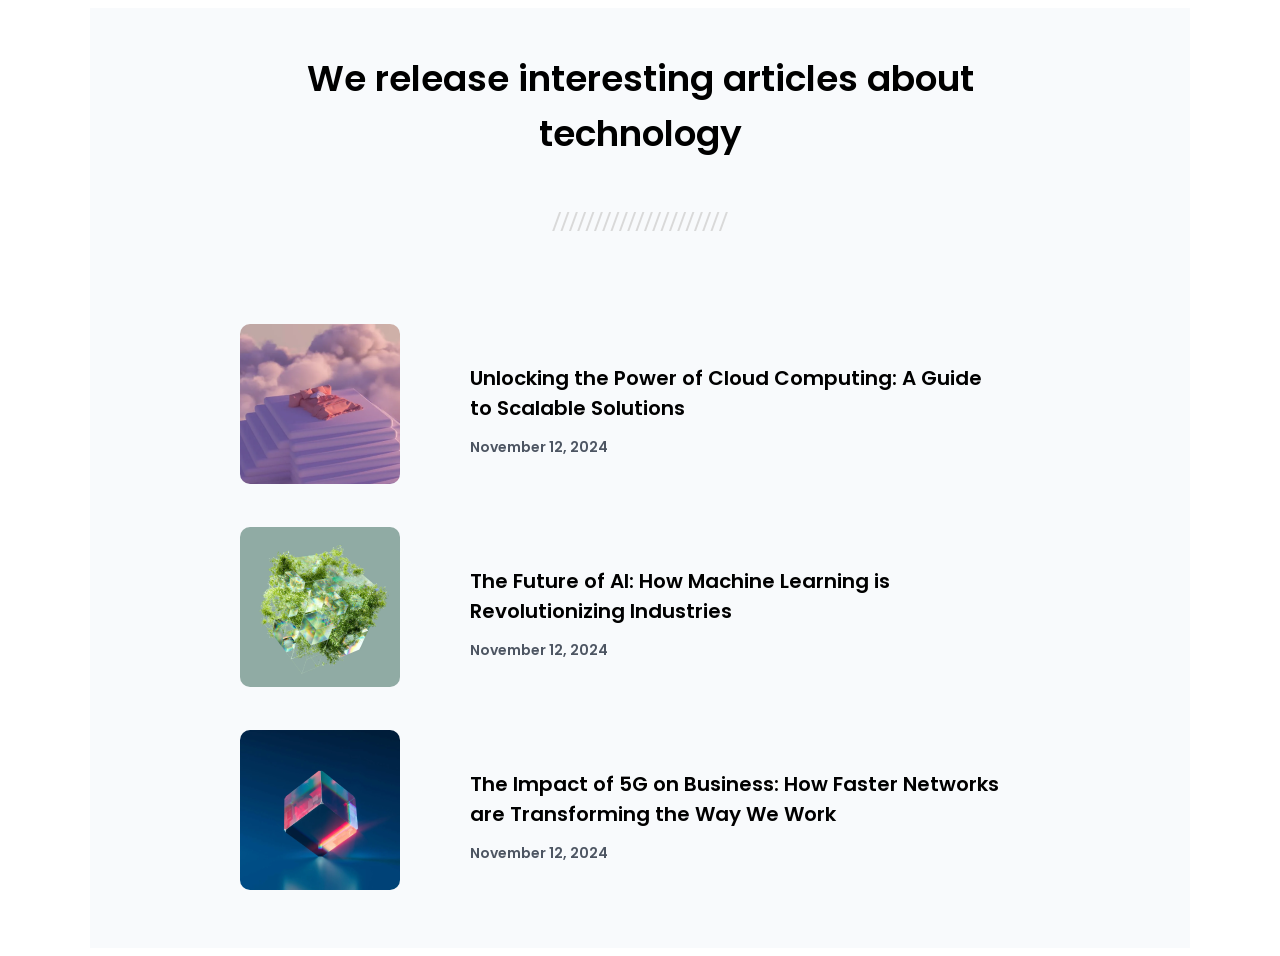
<file: index.html>
<!DOCTYPE html>
<html lang="en">

<head>
    <meta charset="UTF-8">
    <meta name="viewport" content="width=device-width, initial-scale=1.0">
    <title>Simple Article Listing</title>
    <link rel="stylesheet" href="style.css">
    <link href="https://fonts.googleapis.com/css2?family=DM+Sans:opsz,wght@9..40,100..1000&family=Inter:ital,opsz,wght@0,14..32,100..900;1,14..32,100..900&family=Jost:ital,wght@0,100..900;1,100..900&family=Poppins:ital,wght@0,100;0,200;0,300;0,400;0,500;0,600;0,700;0,800;0,900;1,100;1,200;1,300;1,400;1,500;1,600;1,700;1,800;1,900&family=Sora:wght@100..800&display=swap" rel="stylesheet">
</head>

<body>
    <div id="di">

        <!-- <h2 style="margin-top: 40px;">We release interesting articles about technology</h2> -->
        
        
        <h2>We release interesting articles about technology</h2>

          <h3>/////////////////////</h3>  
        <section>
            <article>
                <!-- <figure> <img class="rad" src="photo_1.png" alt="Cloud Computing">
                </figure> -->
               
                <img class="rad" src="photo_1.png" alt="Cloud Computing">
                               <div class="pos">
                    <h4 class="HFont">Unlocking the Power of Cloud Computing: A Guide to Scalable Solutions</h4>
                    <p class="Pfont">November 12, 2024</p>
                </div>
            </article>
        </section>
        <section>
            <article>
                <!-- <figure> 
                    <img class="rad" src="photo_3.png" alt="AI and Machine learning"> -->
                <!-- </figure> -->
                 <img class="rad" src="photo_3.png" alt="AI and Machine learning"> 
                <div class="pos">
                    <h4 class="HFont">The Future of AI: How Machine Learning is Revolutionizing Industries</h4>
                    <p class="Pfont">November 12, 2024</p>
                </div>
            </article>
        </section>
        <section>   
            <article>
                <!-- <figure> <img class="rad" src="photo_2.png" alt="5G Impact">
                </figure> -->
             <img class="rad" src="photo_2.png" alt="5G Impact">
                <div class="pos">
                    <h4 class="HFont">The Impact of 5G on Business: How Faster Networks are Transforming the Way We Work</h4>
                    <p class="Pfont">November 12, 2024</p>
                </div>
            </article>
        </section>
    </div>
</body>

</html>
<!-- 
<svg xmlns="http://www.w3.org/2000/svg" width="180" height="16" viewBox="0 0 180 16" fill="none">
<rect x="8.9917" y="0.284912" width="2" height="16" transform="rotate(24 8.9917 0.284912)" fill="#D9D9D9"/>
<rect x="17.3267" y="0.284912" width="2" height="16" transform="rotate(24 17.3267 0.284912)" fill="#D9D9D9"/>
<rect x="25.6614" y="0.284912" width="2" height="16" transform="rotate(24 25.6614 0.284912)" fill="#D9D9D9"/>
<rect x="33.9963" y="0.284912" width="2" height="16" transform="rotate(24 33.9963 0.284912)" fill="#D9D9D9"/>
<rect x="42.3313" y="0.284912" width="2" height="16" transform="rotate(24 42.3313 0.284912)" fill="#D9D9D9"/>
<rect x="50.666" y="0.284912" width="2" height="16" transform="rotate(24 50.666 0.284912)" fill="#D9D9D9"/>
<rect x="59.001" y="0.284912" width="2" height="16" transform="rotate(24 59.001 0.284912)" fill="#D9D9D9"/>
<rect x="67.3359" y="0.284912" width="2" height="16" transform="rotate(24 67.3359 0.284912)" fill="#D9D9D9"/>
<rect x="75.6707" y="0.284912" width="2" height="16" transform="rotate(24 75.6707 0.284912)" fill="#D9D9D9"/>
<rect x="84.0056" y="0.284912" width="2" height="16" transform="rotate(24 84.0056 0.284912)" fill="#D9D9D9"/>
<rect x="92.3403" y="0.284912" width="2" height="16" transform="rotate(24 92.3403 0.284912)" fill="#D9D9D9"/>
<rect x="100.675" y="0.284912" width="2" height="16" transform="rotate(24 100.675 0.284912)" fill="#D9D9D9"/>
<rect x="109.01" y="0.284912" width="2" height="16" transform="rotate(24 109.01 0.284912)" fill="#D9D9D9"/>
<rect x="117.345" y="0.284912" width="2" height="16" transform="rotate(24 117.345 0.284912)" fill="#D9D9D9"/>
<rect x="125.68" y="0.284912" width="2" height="16" transform="rotate(24 125.68 0.284912)" fill="#D9D9D9"/>
<rect x="134.015" y="0.284912" width="2" height="16" transform="rotate(24 134.015 0.284912)" fill="#D9D9D9"/>
<rect x="142.35" y="0.284912" width="2" height="16" transform="rotate(24 142.35 0.284912)" fill="#D9D9D9"/>
<rect x="150.685" y="0.284912" width="2" height="16" transform="rotate(24 150.685 0.284912)" fill="#D9D9D9"/>
<rect x="159.02" y="0.284912" width="2" height="16" transform="rotate(24 159.02 0.284912)" fill="#D9D9D9"/>
<rect x="167.354" y="0.284912" width="2" height="16" transform="rotate(24 167.354 0.284912)" fill="#D9D9D9"/>
<rect x="175.689" y="0.284912" width="2" height="16" transform="rotate(24 175.689 0.284912)" fill="#D9D9D9"/>
</svg> -->
</file>
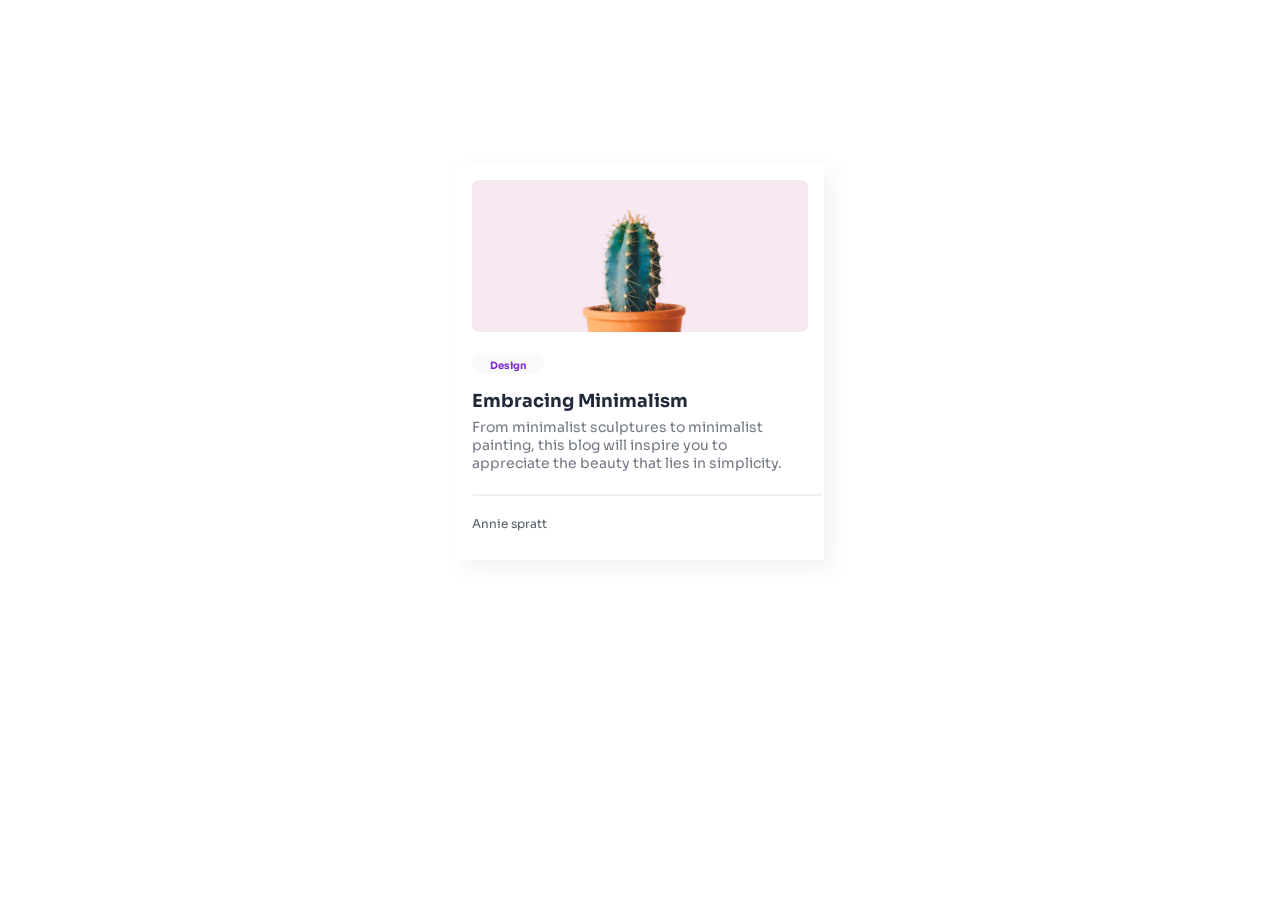
<file: Proj2/index.html>
<!DOCTYPE html>
<html lang="en">

<head>
    <meta charset="UTF-8">
    <meta name="viewport" content="width=device-width, initial-scale=1.0">
    <title>Document</title>
    <link rel="stylesheet" href="style.css">
    <link href="https://fonts.googleapis.com/css2?family=DM+Sans:opsz,wght@9..40,100..1000&family=Inter:ital,opsz,wght@0,14..32,100..900;1,14..32,100..900&family=Jost:ital,wght@0,100..900;1,100..900&family=Sora:wght@100..800&display=swap" rel="stylesheet">
</head>

<body>
    <div>
        <article>
            <!-- <section> -->
                <figure>
                <img src="Cactus.jpg"
                    alt="Cactus image">
                <figcaption><b>Design</b></figcaption>
                </figure>

            <!-- </section> -->
            <!-- </div> -->
            <!-- <div class="div"> -->

            <!-- <div> -->
            <!-- <section class="sect"> -->
            <section class="sect">
                <!-- <h3>Embracing Minimalism</h3>
        <br>
        <p>From minimalist sculptures to minimalist painting, this blog will inspire you to appreciate the beauty that
            lies in smplicity.</p> -->
                <!-- <dl style="margin-bottom: 20px;"> -->
                     <dl style="margin-bottom: 20px;">
                    <dt id="list"><b>Embracing Minimalism</b> </dt>
                    <dd id="list01">From minimalist sculptures to minimalist painting, this blog will inspire
                        you to appreciate the beauty that
                        lies in simplicity.</dd>
                </dl>
                <hr>
                <footer>Annie spratt</footer>
            </section>
        </article>
    </div>
</body>

</html>
</file>
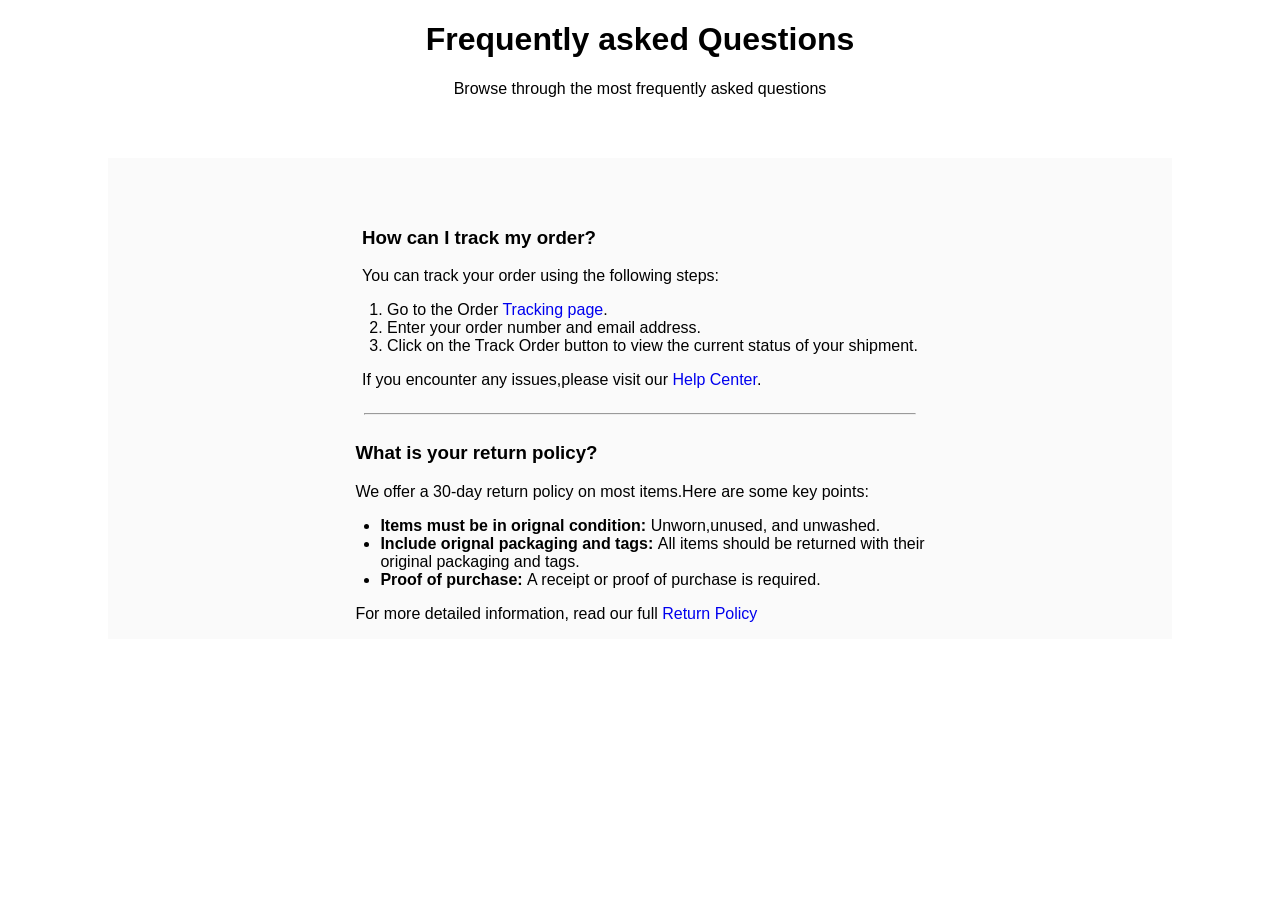
<file: Project1/index.html>
<!DOCTYPE html>
<html lang="en">

<head>
    <meta charset="UTF-8">
    <meta name="viewport" content="width=device-width, initial-scale=1.0">
    <title>FAQ Document</title>
    <link rel="stylesheet" href="FQA.css">
</head>

<body>

    <h1>Frequently asked Questions</h1>
    <p style="text-align: center";>Browse through the most frequently asked questions
    <p>
        <!--<div style="justify-content: center;"> -->
   <div id="main">
        <div class="part1">
            <section>
                <h3>How can I track my order?</h3>
                <p>You can track your order using the following steps:</p>
                <ol style="padding-left: 25px;">
                    <li>Go to the Order <a href="/tracking.html">Tracking</a> <a href="/tracking.html">page</a>.</li>
                    <li>Enter your order number and email address.</li>
                    <li>Click on the Track Order button to view the current status of your shipment.</li>
                </ol>
                <p>If you encounter any issues,please visit our <a href="/help.html">Help</a> <a
                        href="/help.html">Center</a>.</p>
            </section>

        </div>

        <hr>

        <div class="part2">
            <section>
                <h3>What is your return policy?</h3>
                <p>We offer a 30-day return policy on most items.Here are some key points:</p>
                <ul style="padding-left: 25px;">
                    <li><b>Items must be in orignal condition:</b> Unworn,unused, and unwashed.</li>
                    <li><b>Include orignal packaging and tags: </b>All items should be returned with their<br> original
                        packaging and tags.</li>
                    <li><b>Proof of purchase: </b>A receipt or proof of purchase is required.</li>
                </ul>
                <p>For more detailed information, read our full <a href="/returnpolicy.html">Return Policy</a></p>
            </section>
        </div>
        
    </div>
</body>

</html>
</file>
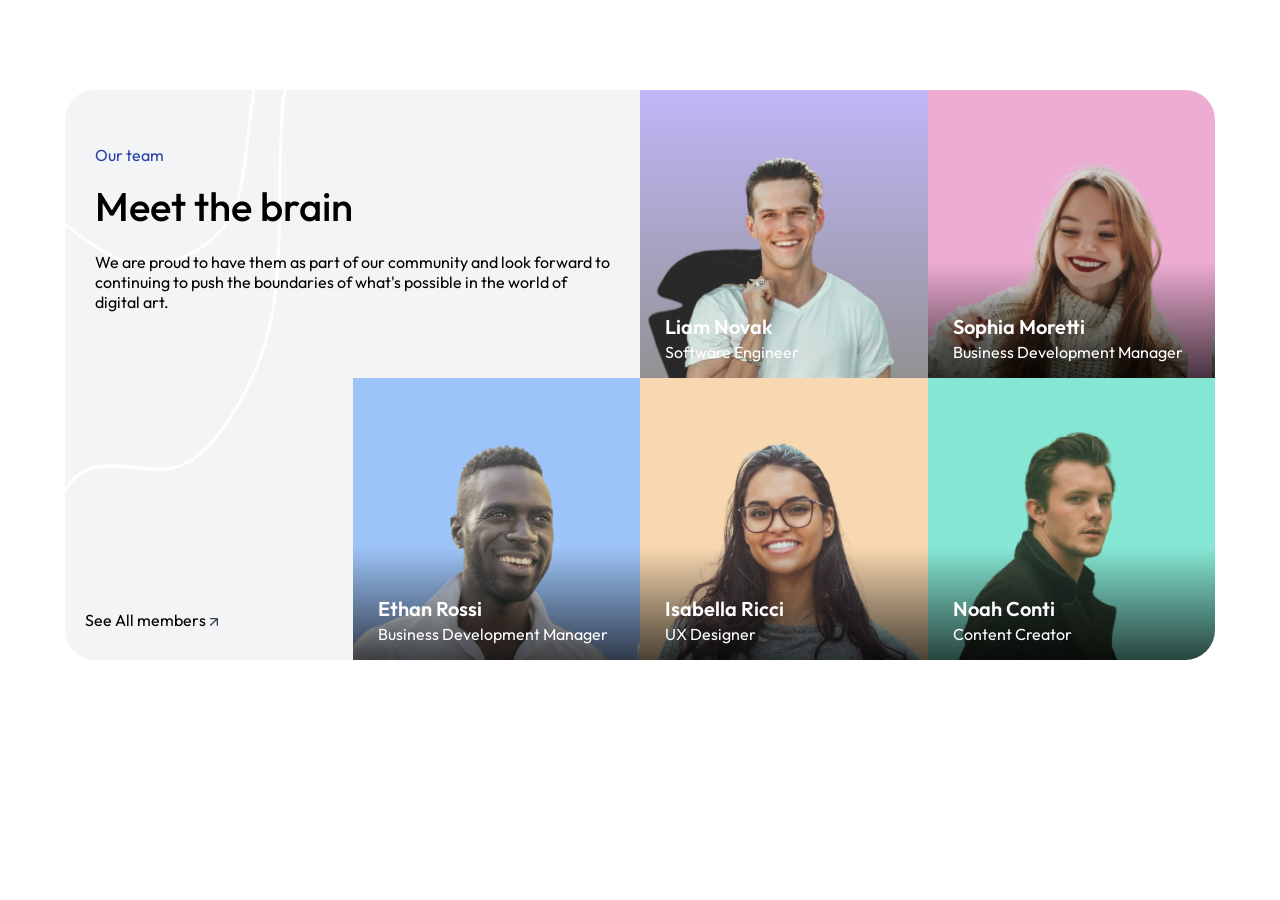
<file: Project10/index.html>
<!DOCTYPE html>
<html lang="en">

<head>
    <meta charset="UTF-8">
    <meta name="viewport" content="width=device-width, initial-scale=1.0">
    <title>Meet the team section</title>
    <link href="https://fonts.googleapis.com/css2?family=Outfit:wght@100..900&display=swap" rel="stylesheet">
    <link rel="stylesheet" href="style.css">
     <meta name="description" content="Meet up team card">
</head>

<body>
    <div role="main" class="first">
        <!-- <img src="" alt=""> -->
        <div class="secDiv">
            <div style="grid-area: Div01;" class="InsideDiv">
                <p class="para1">Our team</p>
                <h1>Meet the brain</h1>
                <p class="para2">We are proud to have them as part of our community and look forward to continuing to push the
                    boundaries of what's possible in the world of digital art.</p>
            </div>
            <!-- <div class="second">
                <div>
                    <!-- <img src="person_1@2x.png" alt="image1" width="284" height="288"> -->
            <!-- </div>
                <div>
                    <!-- <img src="person_2@2x.png" alt="image2" width="284" height="288"> -->
            <!-- </div>
            </div> -->
            <div style="grid-area: Div02;" class="InsDiv col2">
                <div class="col2div1">
                    <P class="label">Liam Novak</P>
                    <p class="Btext" style="padding: 0px;">Software Engineer</p>
                </div>

                <img src="person_1@2x.png" alt="picture1" class="ImageStyle">
            </div>
            <div style="grid-area: Div03;" class="InsDiv col3">
                
                <div class="col2div1"><P class="label">Sophia Moretti</P>
                <p class="Btext"  style="padding: 0px;">Business Development Manager</p>
            </div>
                <!-- <img src="person_2@2x.png" alt="picture2" class="ImageStyle"> -->
            </div>
            <div style="grid-area: Div04;" class="InsDiv col4">
                See All members<img src="arrow up right.svg" alt="arrow">
            </div>
            <div style="grid-area: Div05;" class="InsDiv col5">
                <div class="col2div1"><P class="label">Ethan Rossi</P>
                <p class="Btext"  style="padding: 0px;">Business Development Manager</p>
            </div>
                <!-- <img src="person_3@2x.png" alt="picture3" class="ImageStyle" > -->
            </div>
            <div style="grid-area: Div06;" class="InsDiv col6">  
                  <div class="col2div1"><P class="label">Isabella Ricci</P>
                <p class="Btext"  style="padding: 0px;">UX Designer</p>
            </div>
                <!-- <img src="person_4@2x.png" alt="picture4" class="ImageStyle"> -->
            </div>
            <div style="grid-area: Div07;" class="InsDiv col7">

                <div class="col2div1"><P class="label">Noah Conti</P>
                <p class="Btext"  style="padding: 0px;">Content Creator</p>
            </div>
                <!-- <img src="person_5@2x.png" alt="picture5" class="ImageStyle" > -->
            </div>


        </div>
    </div>
</body>

</html>
</file>
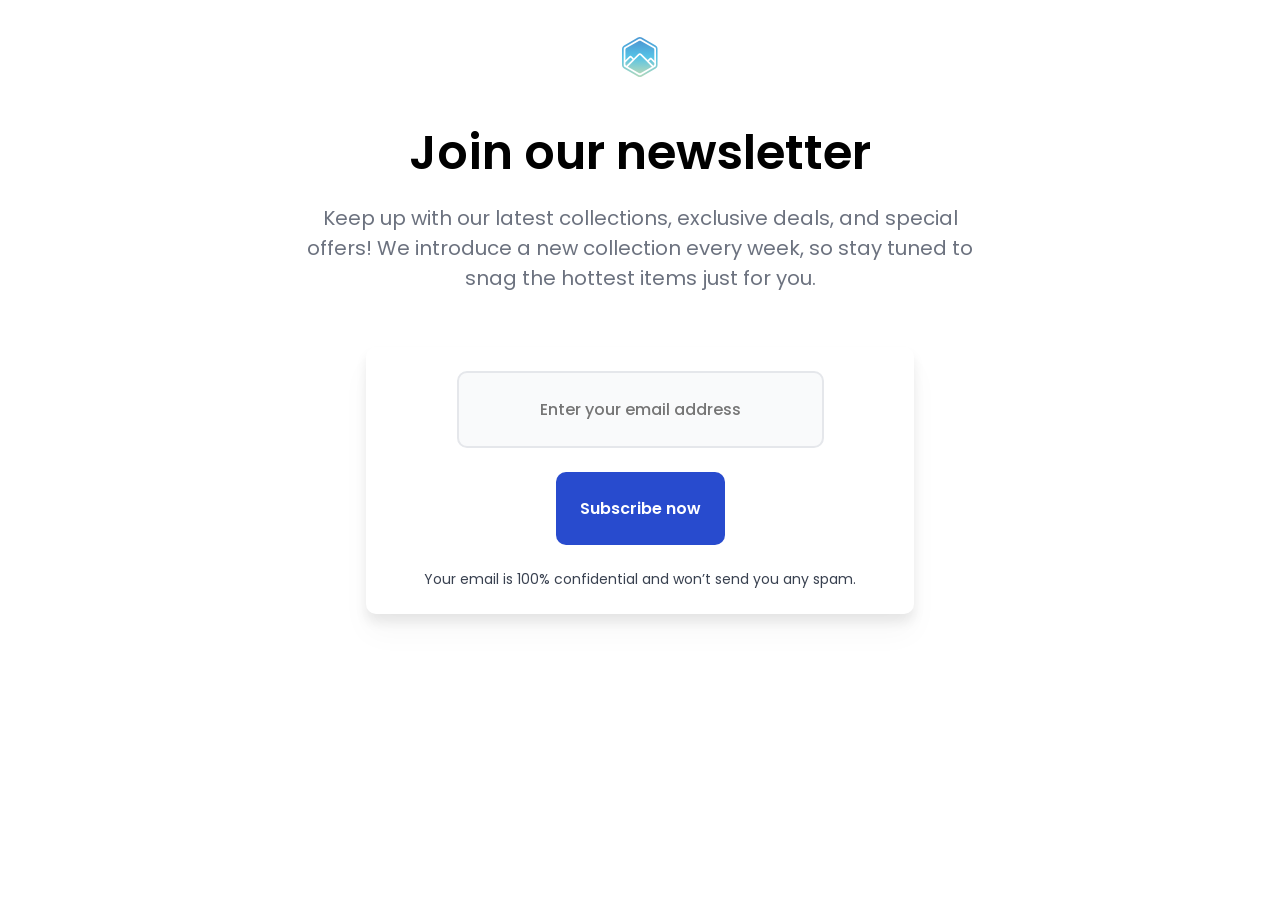
<file: Project3/index.html>
<!DOCTYPE html>
<html lang="en">
<head>
    <meta charset="UTF-8">
    <meta name="viewport" content="width=device-width, initial-scale=1.0">
    <title>Document</title>
<link rel="stylesheet" href="style.css">
<link href="https://fonts.googleapis.com/css2?family=DM+Sans:opsz,wght@9..40,100..1000&family=Inter:ital,opsz,wght@0,14..32,100..900;1,14..32,100..900&family=Jost:ital,wght@0,100..900;1,100..900&family=Poppins:ital,wght@0,100;0,200;0,300;0,400;0,500;0,600;0,700;0,800;0,900;1,100;1,200;1,300;1,400;1,500;1,600;1,700;1,800;1,900&family=Sora:wght@100..800&display=swap" rel="stylesheet">

</head>
<body>
    <div id="mydiv">
        <section>
        <figure>
            <img src="logo.svg" alt="newsletter logo">
        </figure>
        </section>
        <div>
            <h1>Join our newsletter</h1>
            <p>Keep up with our latest collections, exclusive deals, and special offers! We introduce a new collection every week, so stay tuned to snag the hottest items just for you.</p>
        </div>
<article>
    <form action="submit.html">
        <div>
        <input type="email" placeholder="Enter your email address" name="myemail">
        </div>
        <button>Subscribe now</button>
        <div>
        <label>Your email is 100% confidential and won’t send you any spam.</label>
   </div>
    </form>
</article>
    </div>
    
</body>
</html>
</file>
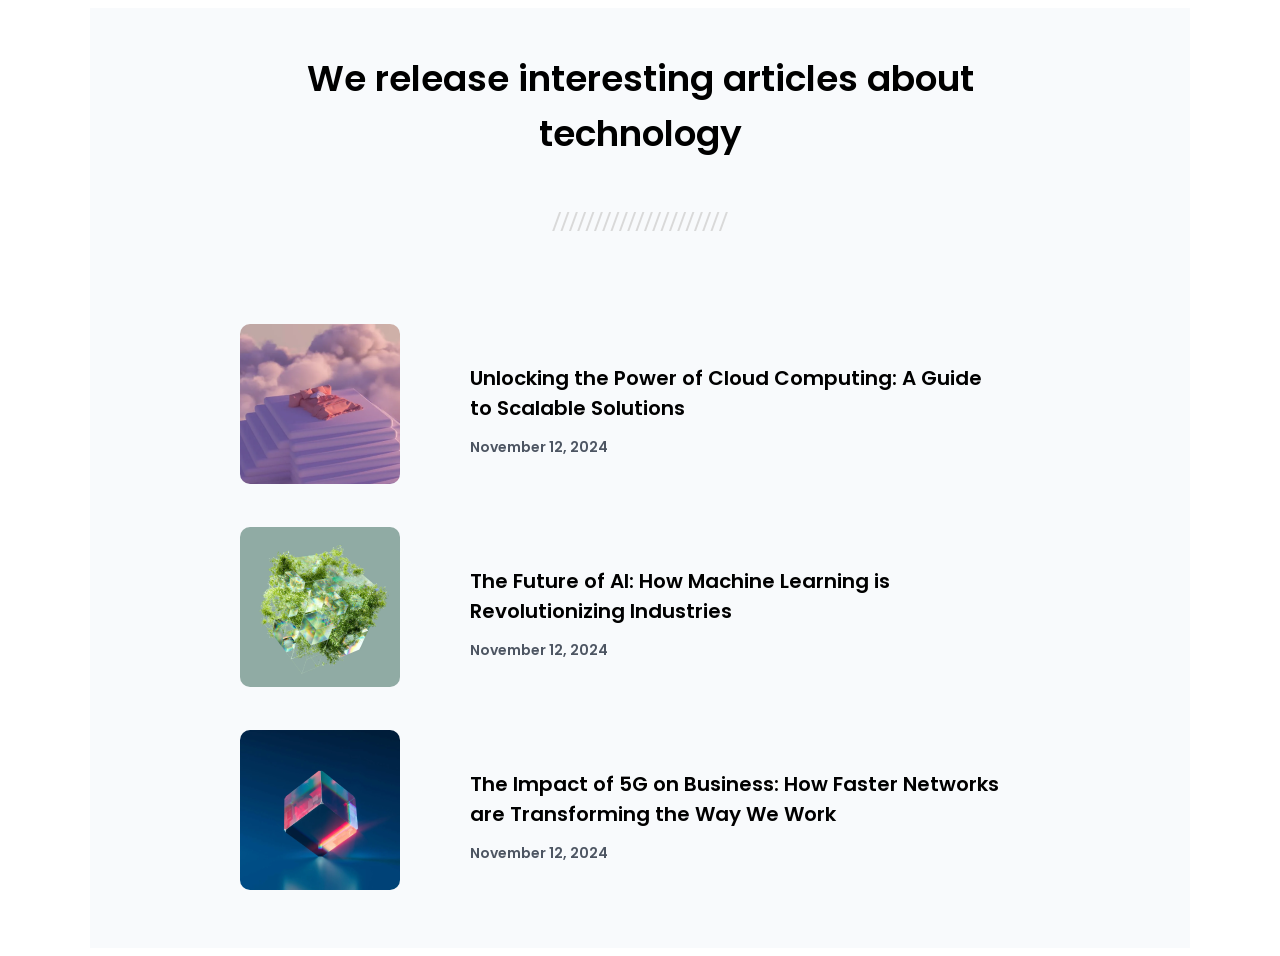
<file: Project4/index.html>
<!DOCTYPE html>
<html lang="en">

<head>
    <meta charset="UTF-8">
    <meta name=description   content="Simple article listing on the power of cloud, machine learning and impact of 5g business">
    <meta name="viewport" content="width=device-width, initial-scale=1.0">
    <title>Simple Article Listing</title>
    <link rel="stylesheet" href="style.css">
    <link href="https://fonts.googleapis.com/css2?family=DM+Sans:opsz,wght@9..40,100..1000&family=Inter:ital,opsz,wght@0,14..32,100..900;1,14..32,100..900&family=Jost:ital,wght@0,100..900;1,100..900&family=Poppins:ital,wght@0,100;0,200;0,300;0,400;0,500;0,600;0,700;0,800;0,900;1,100;1,200;1,300;1,400;1,500;1,600;1,700;1,800;1,900&family=Sora:wght@100..800&display=swap" rel="stylesheet">
</head>

<body>
    <div id="di">

        <!-- <h2 style="margin-top: 40px;">We release interesting articles about technology</h2> -->
        
        
        <h2>We release interesting articles about technology</h2>

          <h3>/////////////////////</h3>  
        <section>
            <article>
                <!-- <figure> <img class="rad" src="photo_1.png" alt="Cloud Computing">
                </figure> -->
               
                <img class="rad" src="photo_1.png" alt="Cloud Computing">
                               <div class="pos">
                    <h4 class="HFont">Unlocking the Power of Cloud Computing: A Guide to Scalable Solutions</h4>
                    <p class="Pfont">November 12, 2024</p>
                </div>
            </article>
        </section>
        <section>
            <article>
                <!-- <figure> 
                    <img class="rad" src="photo_3.png" alt="AI and Machine learning"> -->
                <!-- </figure> -->
                 <img class="rad" src="photo_3.png" alt="AI and Machine learning"> 
                <div class="pos">
                    <h4 class="HFont">The Future of AI: How Machine Learning is Revolutionizing Industries</h4>
                    <p class="Pfont">November 12, 2024</p>
                </div>
            </article>
        </section>
        <section>   
            <article>
                <!-- <figure> <img class="rad" src="photo_2.png" alt="5G Impact">
                </figure> -->
             <img class="rad" src="photo_2.png" alt="5G Impact">
                <div class="pos">
                    <h4 class="HFont">The Impact of 5G on Business: How Faster Networks are Transforming the Way We Work</h4>
                    <p class="Pfont">November 12, 2024</p>
                </div>
            </article>
        </section>
    </div>
</body>

</html>
<!-- 
<svg xmlns="http://www.w3.org/2000/svg" width="180" height="16" viewBox="0 0 180 16" fill="none">
<rect x="8.9917" y="0.284912" width="2" height="16" transform="rotate(24 8.9917 0.284912)" fill="#D9D9D9"/>
<rect x="17.3267" y="0.284912" width="2" height="16" transform="rotate(24 17.3267 0.284912)" fill="#D9D9D9"/>
<rect x="25.6614" y="0.284912" width="2" height="16" transform="rotate(24 25.6614 0.284912)" fill="#D9D9D9"/>
<rect x="33.9963" y="0.284912" width="2" height="16" transform="rotate(24 33.9963 0.284912)" fill="#D9D9D9"/>
<rect x="42.3313" y="0.284912" width="2" height="16" transform="rotate(24 42.3313 0.284912)" fill="#D9D9D9"/>
<rect x="50.666" y="0.284912" width="2" height="16" transform="rotate(24 50.666 0.284912)" fill="#D9D9D9"/>
<rect x="59.001" y="0.284912" width="2" height="16" transform="rotate(24 59.001 0.284912)" fill="#D9D9D9"/>
<rect x="67.3359" y="0.284912" width="2" height="16" transform="rotate(24 67.3359 0.284912)" fill="#D9D9D9"/>
<rect x="75.6707" y="0.284912" width="2" height="16" transform="rotate(24 75.6707 0.284912)" fill="#D9D9D9"/>
<rect x="84.0056" y="0.284912" width="2" height="16" transform="rotate(24 84.0056 0.284912)" fill="#D9D9D9"/>
<rect x="92.3403" y="0.284912" width="2" height="16" transform="rotate(24 92.3403 0.284912)" fill="#D9D9D9"/>
<rect x="100.675" y="0.284912" width="2" height="16" transform="rotate(24 100.675 0.284912)" fill="#D9D9D9"/>
<rect x="109.01" y="0.284912" width="2" height="16" transform="rotate(24 109.01 0.284912)" fill="#D9D9D9"/>
<rect x="117.345" y="0.284912" width="2" height="16" transform="rotate(24 117.345 0.284912)" fill="#D9D9D9"/>
<rect x="125.68" y="0.284912" width="2" height="16" transform="rotate(24 125.68 0.284912)" fill="#D9D9D9"/>
<rect x="134.015" y="0.284912" width="2" height="16" transform="rotate(24 134.015 0.284912)" fill="#D9D9D9"/>
<rect x="142.35" y="0.284912" width="2" height="16" transform="rotate(24 142.35 0.284912)" fill="#D9D9D9"/>
<rect x="150.685" y="0.284912" width="2" height="16" transform="rotate(24 150.685 0.284912)" fill="#D9D9D9"/>
<rect x="159.02" y="0.284912" width="2" height="16" transform="rotate(24 159.02 0.284912)" fill="#D9D9D9"/>
<rect x="167.354" y="0.284912" width="2" height="16" transform="rotate(24 167.354 0.284912)" fill="#D9D9D9"/>
<rect x="175.689" y="0.284912" width="2" height="16" transform="rotate(24 175.689 0.284912)" fill="#D9D9D9"/>
</svg> -->
</file>
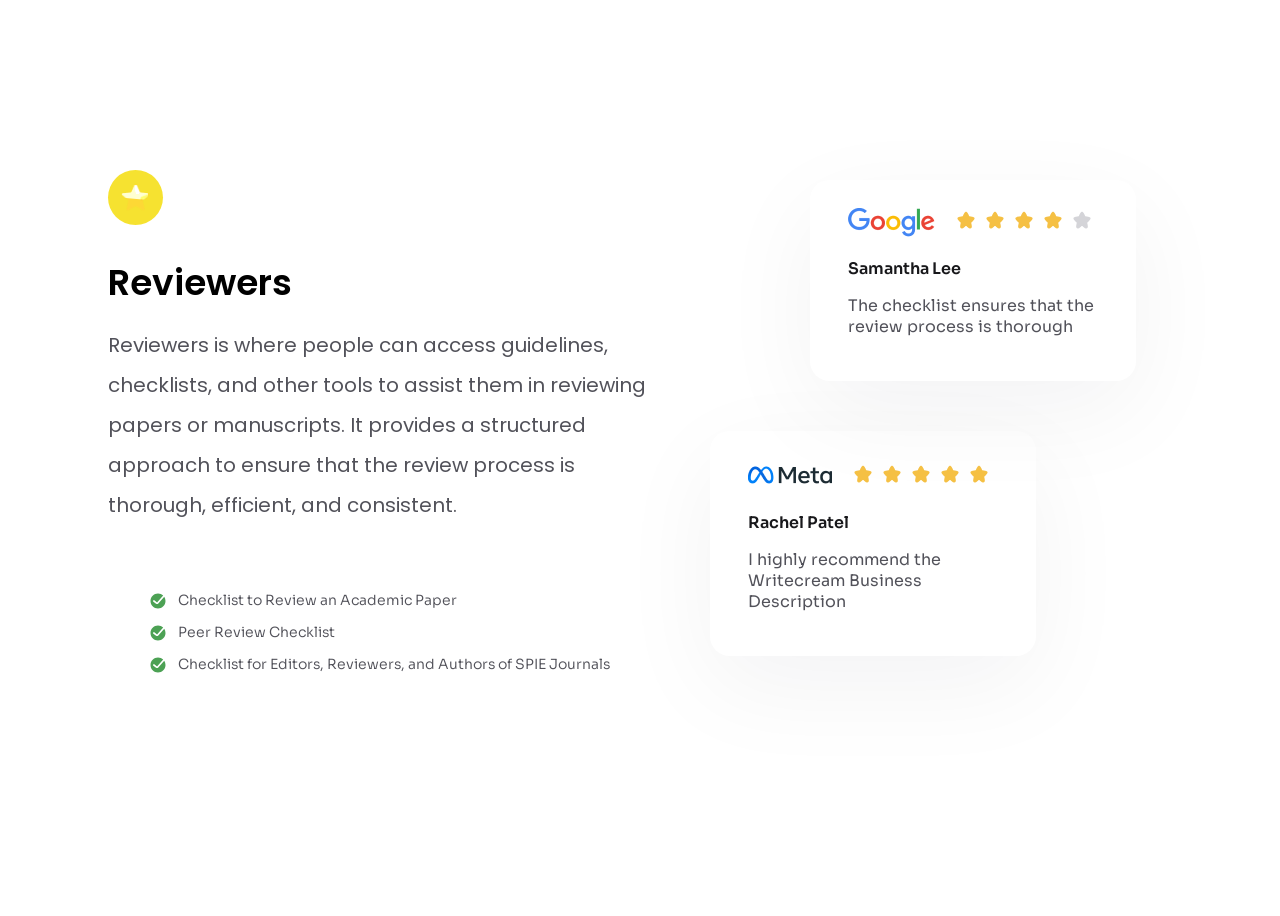
<file: Project5/index.html>
<!DOCTYPE html>
<html lang="en">
<head>
    <meta charset="UTF-8">
    <meta name="description" content="Testmonial page">
    <meta name="viewport" content="width=device-width, initial-scale=1.0">
    <title>Testmonial Page</title>
    <link href="https://fonts.googleapis.com/css2?family=DM+Sans:opsz,wght@9..40,100..1000&family=Inter:opsz,wght@14..32,600&family=Jost:wght@100..900&family=Poppins:ital,wght@0,100;0,200;0,300;0,400;0,500;0,600;0,700;0,800;0,900;1,100;1,200;1,300;1,400;1,500;1,600;1,700;1,800;1,900&family=Sora:wght@100..800&display=swap" rel="stylesheet">
    <link rel="stylesheet" href="style.css">
    
    
</head>
<body>
    <div role="main"
     class="first">
        <section>
      
          <div class="imgstyle">
            <div class="split-emoji-horizontal" data-emoji="⭐️">⭐️</div>
           
          </div>
            <h1 class="heading1">Reviewers</h1>
          <p class="ParaBody1">Reviewers is where people can access guidelines, checklists, and other tools to assist them in reviewing papers or manuscripts. It provides a structured approach to ensure that the review process is thorough, efficient, and consistent.</p>
         <div class="div2">
          <ul>
            <!-- <img src="Done_ring_round_fill.svg " alt="tick mark"> -->
            <li>Checklist to Review an Academic Paper</li>
             <!-- <img src="Done_ring_round_fill.svg " alt="tick mark"> -->
             <li>Peer Review Checklist</li>
            <li>Checklist for Editors, Reviewers, and Authors of SPIE Journals</li>
            </ul>
              </div>
        </section>
        <section id="sect">
          <article  class="relative1">
            <div>
            <figure>
            <img src="google-png.png" width="87px" height="29px" alt="Google logo">
            <img class="img2" src="Star_fill.svg" alt="yellow star">
            <img class="img"  src="Star_fill.svg" alt="yellow star">
            <img class="img"  src="Star_fill.svg" alt="yellow star">
            <img class="img"  src="Star_fill.svg" alt="yellow star">
            <img class="img"  src="Star_fill_gray.svg" alt="white star">
          </figure>
          <p class="ArticleHeading">Samantha Lee</p>
          <p>The checklist ensures that the review process is thorough</p>
          </div>
          </article>
          <article  class="relative2">
            <div>
            <figure>
            <img src="meta-png.png" width="84px" height="32px" alt="Google logo">
            <img class="img2" src="Star_fill.svg" alt="yellow star">
            <img class="img" src="Star_fill.svg" alt="yellow star">
            <img class="img" src="Star_fill.svg" alt="yellow star">
            <img class="img" src="Star_fill.svg" alt="yellow star">
            <img  class="img" src="Star_fill.svg" alt="white star">
            </figure>
           <p class="ArticleHeading">Rachel Patel</p>
           <p>I highly recommend the Writecream Business Description</p>
          </div>
          </article>
          </section>
    </div>
</body>
</html>
</file>
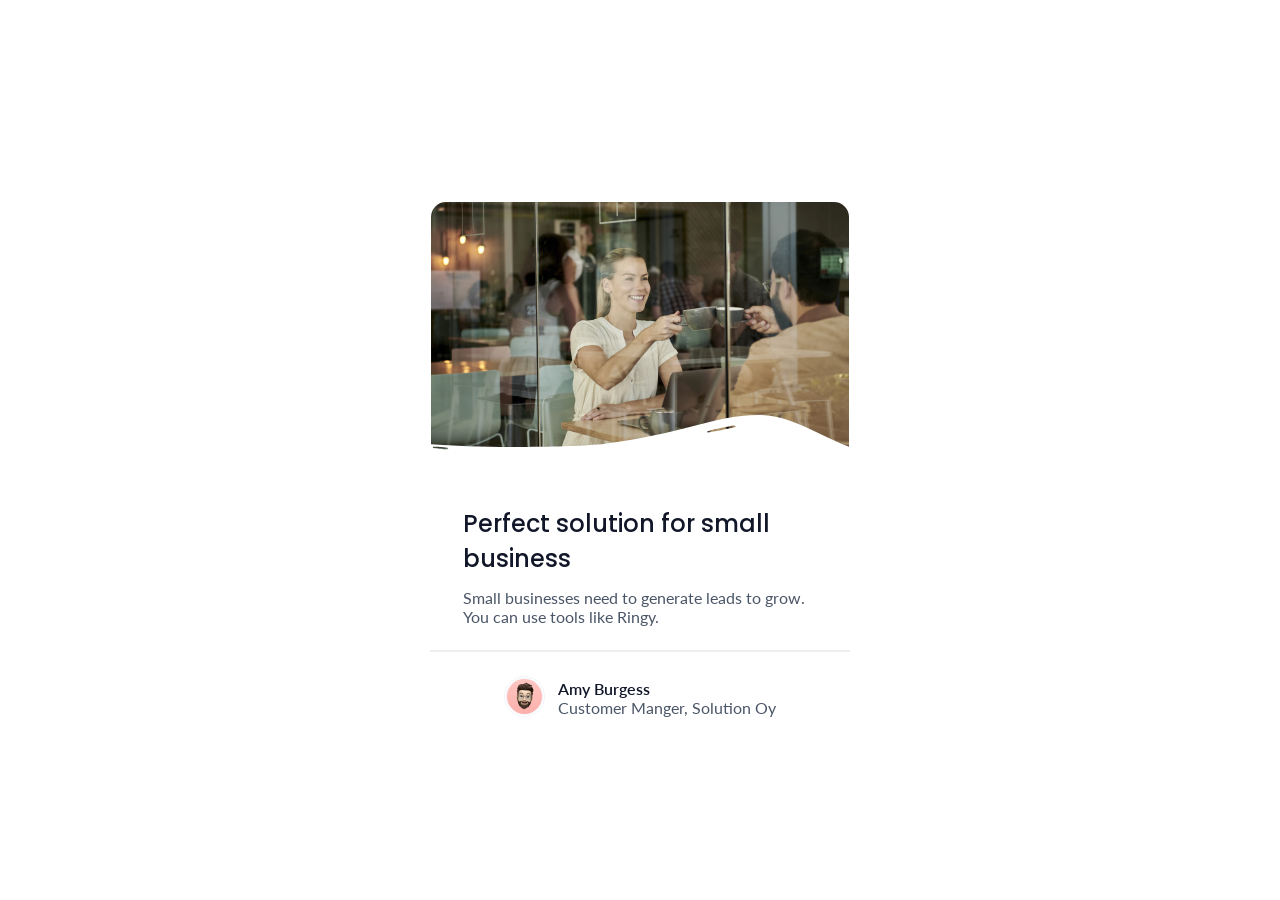
<file: Project6/index.html>
<!DOCTYPE html>
<html lang="en">

<head>
    <meta charset="UTF-8">
    <meta name="viewport" content="width=device-width, initial-scale=1.0">
    <meta name="description" content="A Business blog card">
    <link
        href="https://fonts.googleapis.com/css2?family=Lato:ital,wght@0,100;0,300;0,400;0,700;0,900;1,100;1,300;1,400;1,700;1,900&family=Poppins:ital,wght@0,100;0,200;0,300;0,400;0,500;0,600;0,700;0,800;0,900;1,100;1,200;1,300;1,400;1,500;1,600;1,700;1,800;1,900&display=swap"
        rel="stylesheet">

        <link href="https://fonts.googleapis.com/css2?family=Poppins:ital,wght@0,100;0,200;0,300;0,400;0,500;0,600;0,700;0,800;0,900;1,100;1,200;1,300;1,400;1,500;1,600;1,700;1,800;1,900&display=swap" rel="stylesheet">
    <link rel="stylesheet" href="style.css">
    <title>Document</title>
</head>

<body>
    <div role="main"  class="division">
        <article >
            <div class="second">
                <section class="firstSect">

                    <!-- <img class="firstImg" src="hero-image-1.jpg" width="418" height="280" alt="Hero image"> -->
                    <img class="firstImg" src="hero-image-1.jpg" height="280" alt="Hero image">


                    <!-- <img src="hero-image.jpg" width="418" alt="Hero image"> -->
                    <!-- <img class="secImg" src="white-overlay.svg" width="418" alt="overlay image"> -->
                     <!-- <img class="secImg" src="white-overlay.svg" width="497" alt="overlay image"> -->
                      <!-- <img class="secImg" src="white-overlay.svg" width="497" alt="overlay image"> -->
                     <!-- <img class="secImg" src="white-overlay.svg" width="448" alt="overlay image"> -->
                      <!-- <img class="secImg" src="white-overlay.svg" width="470" alt="overlay image">
                        <img class="secImg" src="white-overlay.svg" width="461" alt="overlay image"> -->
                        
                        <img class="secImg" src="white-overlay.svg" width="418" alt="overlay image">
                     



                </section>
                <section class="sect">
                    <h1>Perfect solution for small business</h1>
                    <p class="para1">Small businesses need to generate leads to grow. You can use tools like Ringy.</p>
                </section>
                <hr>
                <footer>
                    <figure>
                        <img id="AVimg" src="avatar-image-business-card.png" width="58px" alt="avatar image">
                    </figure>
                    <div class="third">
                        <p class="para2">Amy Burgess</p>
                        <p class="para3">Customer Manger, Solution Oy</p>
                    </div>
                </footer>

                <!-- </section> -->
            </div>

        </article>
    </div>

</body>

</html>
</file>
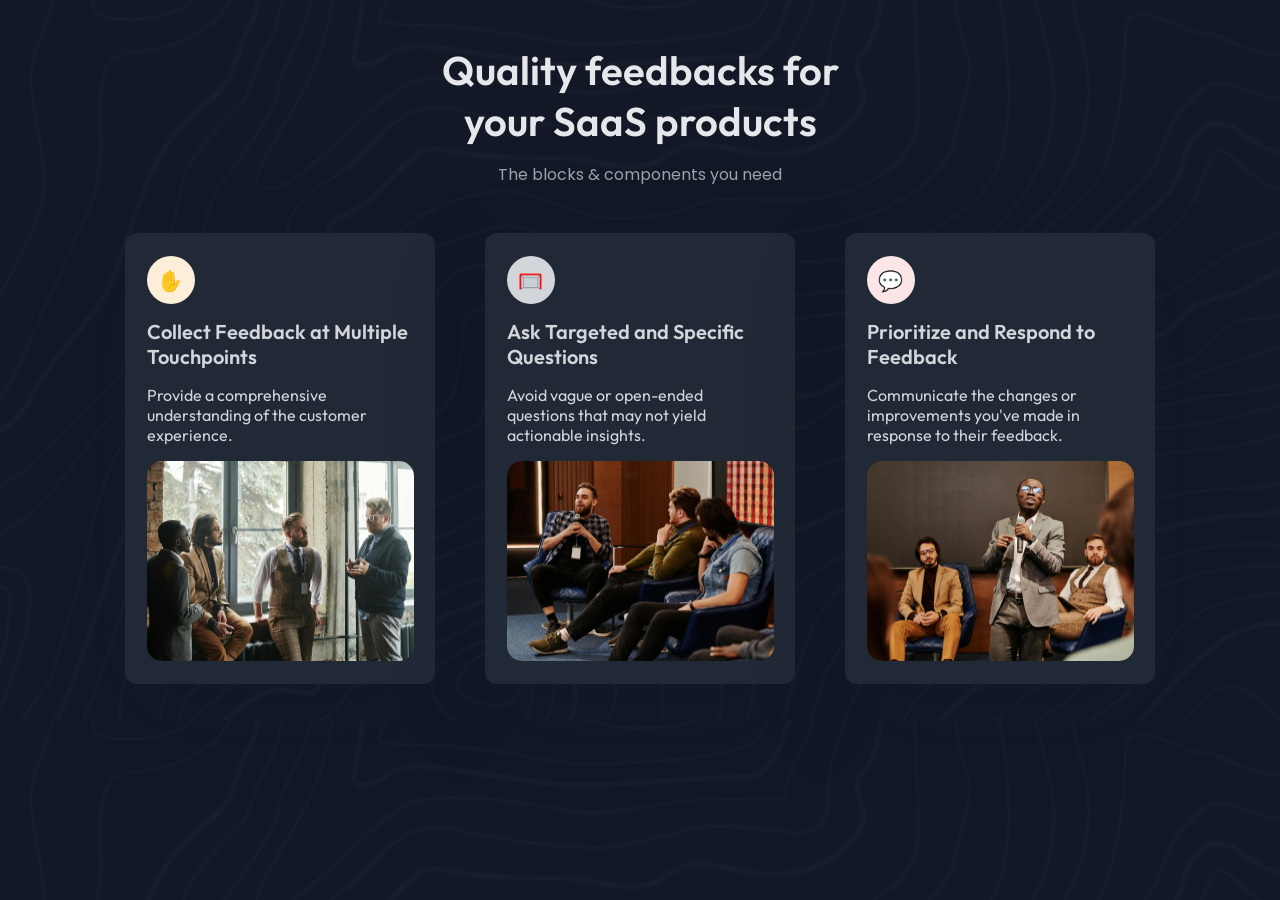
<file: Project7/index.html>
<!DOCTYPE html>
<html lang="en">
<head>
    <meta charset="UTF-8">
    <meta name="viewport" content="width=device-width, initial-scale=1.0">
    <meta name="description" content="Special features section describing the quality feedbacks for the saas products">
    <title>Document</title>
     <link rel="stylesheet" href="style.css">
     <link href="https://fonts.googleapis.com/css2?family=Outfit:wght@100..900&display=swap" rel="stylesheet">
     <link href="https://fonts.googleapis.com/css2?family=DM+Sans:opsz,wght@9..40,100..1000&family=Inter:opsz,wght@14..32,600&family=Jost:wght@100..900&family=Outfit:wght@100..900&family=Poppins:ital,wght@0,100;0,200;0,300;0,400;0,500;0,600;0,700;0,800;0,900;1,100;1,200;1,300;1,400;1,500;1,600;1,700;1,800;1,900&family=Sora&display=swap" rel="stylesheet">
    </head>
<body>
    <!-- <div role="main" id="main-div"> -->
    <div role="main" id="main">    
           
       
            <h1>Quality feedbacks for your SaaS products</h1>
             <p id="para">The blocks & components you need</p>
             <section class="sect">
                <article>
                    <section class="Art">
                 
                     <div class="one">✋
                        <!-- <img src="" alt=""> -->
                     </div>
                    
                    <P class="first">Collect Feedback at Multiple Touchpoints</P>
                    <p class="second">Provide a comprehensive understanding of the customer experience.</p>
                    <figure>
                        <!-- <img class="image" src="photo_2@2x.png" alt="customer experience"> -->
                          <img class="image" src="photo_2.png" width="267px" height="167px" alt="customer experience">
                    </figure>    
                    </section>
                </article>
                <article>
                    <section class="Art">
                    
                     <div class="two">🥅
                        <!-- <img src="🥅" alt=""> -->
                     </div>
                    
                    <P class="first">Ask Targeted and Specific Questions</P>
                    <p class="second">Avoid vague or open-ended questions that may not yield actionable insights.</p>
                    <figure>
                        <!-- <img class="image" src="photo_1@2x.png" alt="Specific questions"> -->
                         
                         <img class="image" src="photo_1.png" width="267px" height="162px" alt="Specific questions">
                        </figure>
                    </section>
                </article>
                <article>
                   
                    <section class="Art">
                        <div class="three">💬
                        <!-- <img src="🥅" alt=""> -->
                     </div>
                    
                    <P class="first">Prioritize and Respond to Feedback</P>
                    <p class="second">Communicate the changes or improvements you've made in response to their feedback.</p>
                   <figure>
                        <!-- <img class="image" src="photo_3@2x.png" alt="Feedback"> -->
                         <img class="image" src="photo_3.png" width="267px" height="163px" alt="Feedback">
                    </figure>
                    </section>
                     <!-- </div> -->
                
                </article>

                
             </section>
    </div>
    <!-- </div> -->
</body>
</html>
</file>
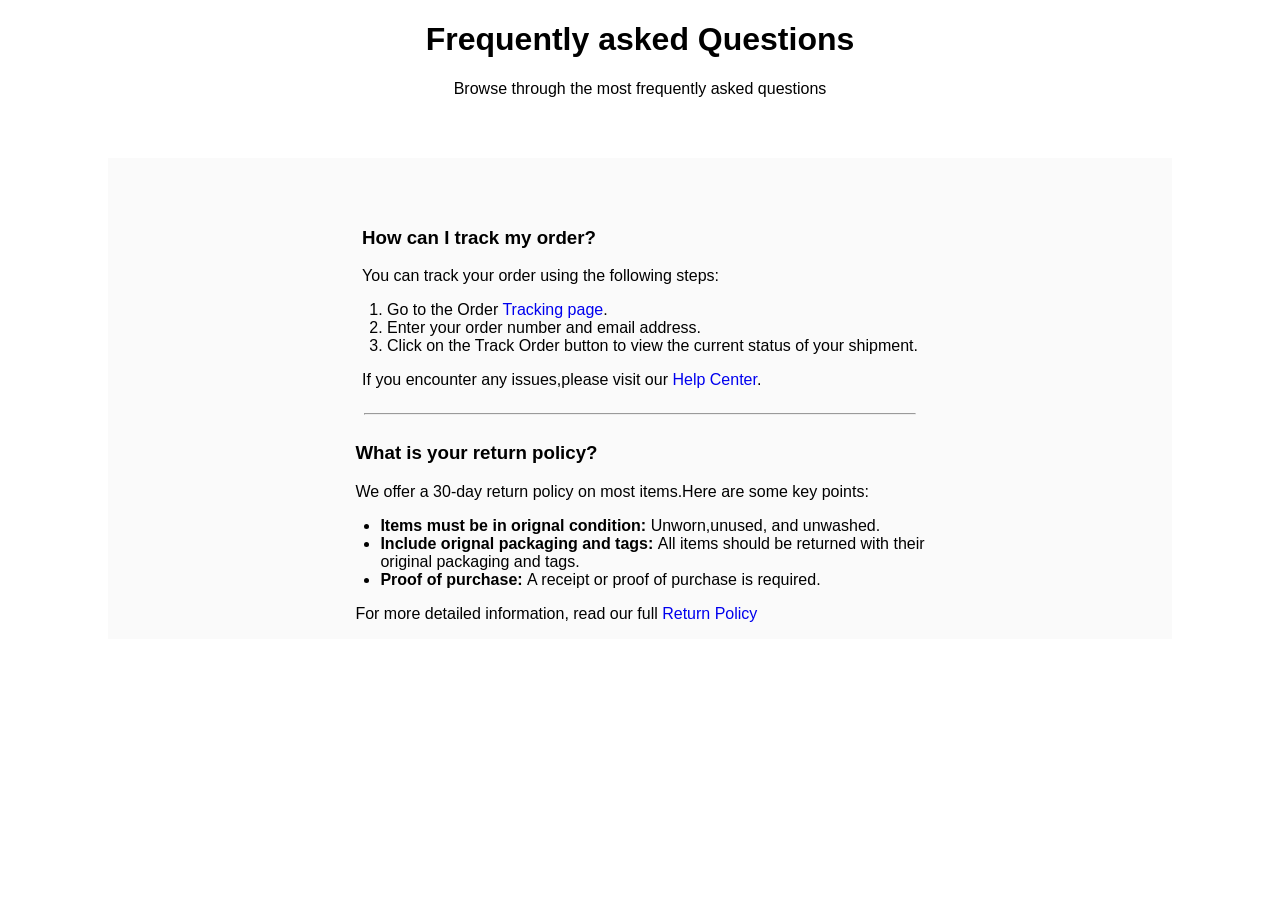
<file: Project1/FQA.html>
<!DOCTYPE html>
<html lang="en">

<head>
    <meta charset="UTF-8">
    <meta name="viewport" content="width=device-width, initial-scale=1.0">
    <title>FAQ Document</title>
    <link rel="stylesheet" href="FQA.css">
</head>

<body>

    <h1>Frequently asked Questions</h1>
    <p style="text-align: center";>Browse through the most frequently asked questions
    <p>
        <!--<div style="justify-content: center;"> -->
   <div id="main">
        <div class="part1">
            <section>
                <h3>How can I track my order?</h3>
                <p>You can track your order using the following steps:</p>
                <ol style="padding-left: 25px;">
                    <li>Go to the Order <a href="/tracking.html">Tracking</a> <a href="/tracking.html">page</a>.</li>
                    <li>Enter your order number and email address.</li>
                    <li>Click on the Track Order button to view the current status of your shipment.</li>
                </ol>
                <p>If you encounter any issues,please visit our <a href="/help.html">Help</a> <a
                        href="/help.html">Center</a>.</p>
            </section>

        </div>

        <hr>

        <div class="part2">
            <section>
                <h3>What is your return policy?</h3>
                <p>We offer a 30-day return policy on most items.Here are some key points:</p>
                <ul style="padding-left: 25px;">
                    <li><b>Items must be in orignal condition:</b> Unworn,unused, and unwashed.</li>
                    <li><b>Include orignal packaging and tags: </b>All items should be returned with their<br> original
                        packaging and tags.</li>
                    <li><b>Proof of purchase: </b>A receipt or proof of purchase is required.</li>
                </ul>
                <p>For more detailed information, read our full <a href="/returnpolicy.html">Return Policy</a></p>
            </section>
        </div>
        
    </div>
</body>

</html>
</file>
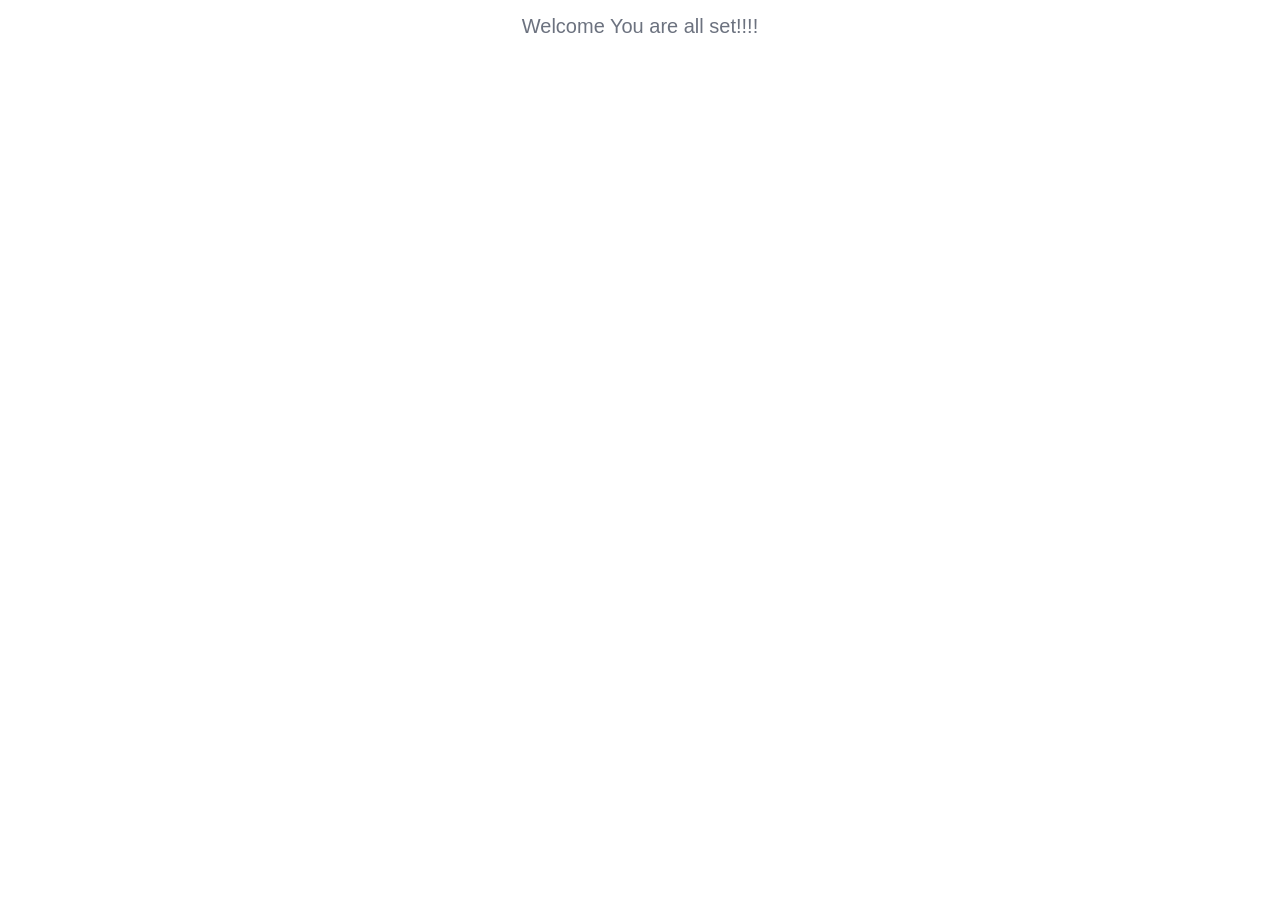
<file: Project3/submit.html>
<!DOCTYPE html>
<html lang="en">
<head>
    <meta charset="UTF-8">
    <meta name="viewport" content="width=<device-width>, initial-scale=1.0">
    <title>Document</title>
    <link rel="stylesheet" href="style.css">
</head>
<body>
    <P>Welcome You are all set!!!!</P>
</body>
</html>
</file>
<file: style.css>
body {
    display: flex;
    justify-content: center;

}

article {
    width: 800px;
    display: flex;
    justify-content: center;
    margin: 43px 40px 0 40px;
}

.HFont {
    font-size: 20px;
    font-family: "Poppins", sans-serif;
    font-weight: 600;
    font-style: normal;
    color: #000000;
    margin-bottom: 0px;
}
/* margin: [top] [right] [bottom] [left]; */

.pos {
    display: flex;
    flex-direction: column;
    justify-content: center;
    margin: 0 40px;

}

.rad {
    border-radius: 10px;
    margin-right: 30px;
}

.Pfont {
    font-size: 14px;
    color: #4D5562;
    font-family: "Poppins", sans-serif;
    font-weight: 600;
    font-style: normal;
}

h2 {
    width: 700px;
    margin-top: 43px;

    margin-bottom: 0px;
    font-family: "Poppins", sans-serif;
    font-weight: 600;
    font-style: normal;
    font-size: 36px;
    text-align: center;
}

h3 {
    margin: 43px 43px;
    color: #D9D9D9;
    font-weight: 700;
    font-size: 30px;
}

#di {
    background-color: #F8FAFC;
    height: 940px;
    width: 1100px;
    display: flex; 
    flex-direction: column;
    align-items: center;
}
</file>
<file: Proj2/style.css>
/* div{

    display: flexbox;
    justify-content: center;
} */
hr
{
    width: 345px;
    border-color: rgb(253 251 252 / 17%);
    border-width: 2px;
    /* border-color: rgb(253, 251, 252); */
    /* border-color: rgb(224, 217, 218,0.774); */
    /* border-color: #FFFFFF; */
    border-style:outset;

}
 body
 {
    /* box-shadow: 8px 8px 20px 0px rgba(85,85,85,0.08); */
    margin: 164px;
    font-weight: 400;
  font-family: "Sora", sans-serif;
  font-optical-sizing: auto;

  font-style:regular;

 }
   /* body
 {
    display: flex;
    justify-content: center;
 } */
  div
{
    display: flex;
    justify-content: center;
    flex-wrap: wrap;
    /* box-shadow: 8px 8px 20px 0px rgba(85,85,85,0.08); */
 } 
  
 /* .div
 {
    margin-left: 250px;
    margin-right: 200px;
 } */
img{
    margin: 16px;
    border-style: hidden;
    border-radius: 7px;
}

.sect{
   height: 150px;
   width: 336px;
   padding-left: 16px;
   padding-right: 16px;
   padding-bottom: 20px;
   /* box-shadow: 8px 8px 20px 0px rgba(85,85,85,0.08); */
}
/* .sect{
    display: flex;
    justify-content: center;
} */
figcaption
{
    height: 15px;
    display: flex;
    justify-content: center;
    padding-top: 6px;
    padding-left: 16px;
    padding-right: 16px;
    margin-left: 16px;
    /* border-width: 2px;
    border-color: aqua; */
    width: 40px;
    color:rgb(128, 41, 209);
    font-size: 10px;
    border-style: hidden;
    border-radius: 10px;
    background-color:  #fafaf9;
   
    /* #E5EAF0; */
}
article{
      box-shadow: 8px 8px 20px 0px rgba(85,85,85,0.08);
}

#list
{
    margin-bottom: 6px;
    font-size: 18px;
    color: #20293A;
/* font-style: oblique; */
}
#list01
{
    width: 310px;
    display: flex;
    justify-content: flex-start;
    margin: 0px;
    font-size: 14px;
         color: #394150B5;
    /* color: #394150; */
/* font-style: oblique; */
}
footer
{
    /* color: #20293A; */
    color: #20293Ac7;
    font-size: 12px;
    margin-top: 20px;
}
figure{
    margin: 0px;  
}
</file>
<file: Project1/FQA.css>
*{
  /* font-family: "Inter", sans-serif;
  font-optical-sizing: auto;
  font-weight: 5px;
  font-style:normal; */
font-family: 'Segoe UI', Tahoma, Geneva, Verdana, sans-serif;
 font-weight: 10px;
}

#main
{
   background-color: rgb(250, 250, 250);
  /*padding-bottom: 50px; */
  margin-left:100px ;
  margin-right: 100px ;
  margin-top: 60px;
}
.part1
 {
   padding-top: 50px;
   display: flex;
   justify-content: center;
  /* background-color: rgb(204, 118, 118); */
 }

 .part2
 {
      display: flex;

   justify-content: center;
   /* padding-left: 200px; */
   /* background-color: cadetblue; */
   
 }
 
 ol{
   padding-left:15px ;
 }
 ul{
   padding-left: 15px;
 }

h1
  {
    text-align: center;
    /* color:darkcyan; */
  }   
 hr
 {
display: flex;
justify-content: center;
width: 550px;
border-width: 1px;
 }
 a
 {
  text-decoration-line: none;
 }
</file>
<file: Project10/style.css>
body
{
    margin: 50px;
    /* padding: 50px; */
    display: flex;
    justify-content: center;
    align-items: center;
    font-family: "Outfit", sans-serif;
  font-optical-sizing: auto;
  font-size: 16px;
  font-weight: 500px;
}

.first
{
/* background-color:#FFFEFE;
#eddede */
/* background-color:#eddede; */

display: flex;
justify-content: center;
/* width: 1150px; */
width: 1250px;
height: 650px;
 /* background-image: url(Background_decor@2x.png); */
}

.secDiv
{
        
  /* display: flex; */
   background-color: #F3F4F6;
    /* width: 1050px; */
    width: 1150px;
     /* padding: 20px; */
       /* background-image: url(Background_decor@2x.png); */
         /* margin: 50px; */
        margin: 40px;
        display: grid;
        /* grid-template-columns: 240px 240px 240px 240px ; */
        /* grid-template-rows: 250px 250px; */
        /* grid-template-rows: repeat(2,1fr);  */
        grid-template-columns: repeat(4,1fr);
        grid-template-rows: repeat(2,1fr);
        /* gap: 1rem; */
        /* grid-template-areas:
        "Div01 Div01 Div02 Div03"
        "Div01 Div04 " ; */
        /* grid-template-areas: "Div01 Div01 Div02 Div03"
        "Div04 Div05 Div06 Div07"; */
         grid-template-areas: "Div01 Div01 Div02 Div03"
        "Div04 Div05 Div06 Div07";
            /* grid-template-columns: 220px; */
            border-style: hidden;
            border-radius: 30px;
             background-image: url(Background_decor@2x.png);
    background-repeat: no-repeat;
     z-index: 0;

            
}
.second
{
    display: grid;
    /* grid-template-columns: repeat(2, 1fr); */
}
p{
    margin-top: 5px;
}
.InsDiv
{
   /* width: 260px; */
 /* height: 220px; */
     display: flex;
    justify-content: center;
    align-items: end;

} 

.ImageStyle
{
 /* width: 220px; */
 height: 288px;
 /* width: 270px; */
}

.InsideDiv
{
  display: flex;
    flex-direction: column;
    justify-content: center;
    align-items: flex-start;
    padding: 30px;
    

        grid-row: 1 / 3;
     grid-column: 1 / 3;
    background-repeat: no-repeat;
     /* background-size: cover; */
   /* background-position: center; */
    /* background-image: url("Background_decor@2x.png"); */
     /* z-index: 0; */

}
.col2
{
  /* background-color: #C1B6F8; */
  
  position: relative;
 background: linear-gradient(
  180deg,
  rgba(193, 182, 248, 1) 0%,
  rgba(0, 0, 0, 0.4) 100%
);
  
}
.col3
{
  background-color: #EDACD2;
  /* Linear Background */
  /* background-color:  
   linear-gradient(180deg,
  rgba(193, 182, 248, 1) 0%,
  rgba(0, 0, 0, 0.4) 100% ); */
   background-image:
     linear-gradient(180deg,
  rgba(237, 172, 210, 0.1) 60%,
  rgba(0, 0, 0, 0.7) 100% ),url("person_2@2x.png");
  /* background-image:
     linear-gradient(180deg,
  rgba(237, 172, 210, 0.1) 65%,
  rgba(0, 0, 0, 0.5) 100% ),url("person_2@2x.png"); */
  /*css uses gradient as images so we must use linear gradient along with bg image,
   because we have image as well as bg colour used for bg, because of thisitself
   earlier when we use the gradient on bg-color it didnt work.
   If we use the gradient first and append it with bg image, then our image
   would appear faded, so we must first use image and then linear grad on the bg color.
  */
      display: flex;
    flex-direction: column;
    position: relative;
    border-top-right-radius: 30px;
  
  
}
.col4
{
      display: flex;
    justify-content: flex-start;
    /* padding: 20px; */
    padding: 20px 20px 30px 20px;
}
.col5
{
  background-color: #9DC4F8;
 
  background-image: 

  linear-gradient(180deg,
  rgba(157, 196, 248, 0.1) 60%,
  rgba(0, 0, 0, 0.7) 100% ),
    url(person_3@2x.png);
      display: flex;
    flex-direction: column;
    position: relative;
}
.col6
{
  background-color: #F8D8B0;
 
  background-image: 
   /* url(person_4@2x.png),
    linear-gradient(180deg,
  rgba(248, 216, 176, 0.5) 40%,
  rgba(0, 0, 0, 0.5) 100% )
 ; */
    linear-gradient(180deg,
  rgba(248, 216, 176, 0.1) 60%,
  rgba(0, 0, 0, 0.7) 100% ), 
  url(person_4@2x.png)
 ;
      display: flex;
    flex-direction: column;
    position: relative;
}

.col7
{
  background-color: #86E7D4;
  background-image: 
  
   linear-gradient(180deg,
  rgba(134, 231, 212, 0.1) 60%,
  rgba(0, 0, 0, 0.7) 100% ),
  url(person_5@2x.png);
      display: flex;
    flex-direction: column;
    position: relative;
    border-bottom-right-radius: 30px;
}

.col2div1
{
display: flex;
flex-direction: column;
position: absolute;
left: 25px;
color: #FFFEFE;
line-height: 0px;
bottom: 10px;
}
.label{
  display: flex;
  align-items: center;
    font-family: "Outfit", sans-serif;
  font-optical-sizing: auto;
  font-weight: 600;
  font-size: 20px;
}
.Btext
{
   font-family: "Outfit", sans-serif;
  font-optical-sizing: auto;
  font-weight: 400;
  font-size: 16px;
}
.para1{
   font-family: "Outfit", sans-serif;
  font-optical-sizing: auto;
  font-weight: 400;
  font-size: 16px;
  color: #263FA9;
}
/* .para2
{
  width: 200px;
} */
h1{
   font-family: "Outfit", sans-serif;
  font-optical-sizing: auto;
  font-weight: 500;
  font-size: 40px;
  margin: 0px 0px 16px 0px;
}
.InsideDiv01
{
background-image: url(Background_decor@2x.png);
background-size: 222px 404px; 
}
</file>
<file: Project3/style.css>
#mydiv {

  display: flex;
  justify-content: center;
  width: 700px;
  flex-wrap: wrap;
}

body {
  display: flex;
  justify-content: center;
  margin: 10px;
  padding: 5px;
}

article {
  border-radius: 10px;
  border-color: blueviolet;
  border-width: 2px;
  border-style: hidden;
  margin: 10px;
  box-shadow: 0px 20px 30px 0px rgba(0, 0, 0, 0.03), 0px 8px 12px 0px rgba(0, 0, 0, 0.08);
}

input {
  margin-bottom: 24px;
  padding: 24px;
  border-radius: 10px;
  width: stretch;
  border-color: #E5E7EB;
border-style:solid;

  font-family: "Poppins", sans-serif;
  font-weight: 500;
  font-style: medium;
  font-size: 16px;
  background-color:  #F9FAFB;
  color: #394150;

}

button {
  border-radius: 10px;

  margin-bottom: 24px;
  padding: 24px;
  width: stretch;

  font-family: "Poppins", sans-serif;
  font-weight: 600;
  font-style: Semibold;
  font-size: 16px;
  background-color: #284BCE;
  color: #FFFFFF;
  border-style: hidden;

}

h1 {
 
  margin: 14px;
  font-family: "Poppins", sans-serif;
  font-weight: 600;
  font-style: semibold;
  font-size: 48px;
   color: #000000;
}

form {
  width: 500px;
  margin: 24px;
  /* padding: 10px; */

}

label {
  font-family: "Poppins", sans-serif;
  font-weight: 400;
  font-style: normal;
  font-size: 14px;
  color: #394150;
}

p {

  font-family: "Poppins", sans-serif;
  font-weight: 400;
  font-style: normal;
  font-size: 20px;
  margin-top: 0px;
  margin-bottom: 44px;
  color: #6C727F;

}

* {
  text-align: center;
}
</file>
<file: Project4/style.css>
body {
    display: flex;
    justify-content: center;

}

article {
    width: 800px;
    display: flex;
    justify-content: center;
    margin: 43px 40px 0 40px;
}

.HFont {
    font-size: 20px;
    font-family: "Poppins", sans-serif;
    font-weight: 600;
    font-style: normal;
    color: #000000;
    margin-bottom: 0px;
}
/* margin: [top] [right] [bottom] [left]; */

.pos {
    display: flex;
    flex-direction: column;
    justify-content: center;
    margin: 0 40px;

}

.rad {
    border-radius: 10px;
    margin-right: 30px;
}

.Pfont {
    font-size: 14px;
    color: #4D5562;
    font-family: "Poppins", sans-serif;
    font-weight: 600;
    font-style: normal;
}

h2 {
    width: 700px;
    margin-top: 43px;

    margin-bottom: 0px;
    font-family: "Poppins", sans-serif;
    font-weight: 600;
    font-style: normal;
    font-size: 36px;
    text-align: center;
}

h3 {
    margin: 43px 43px;
    color: #D9D9D9;
    font-weight: 700;
    font-size: 30px;
}

#di {
    background-color: #F8FAFC;
    height: 940px;
    width: 1100px;
    display: flex; 
    flex-direction: column;
    align-items: center;
}
</file>
<file: Project5/style.css>
/* html
{
  display: flex;
  justify-content: center;
} */
body {
  height: 900px;
}

.first {
  position: relative;
  display: flex;
  flex-direction: row;
  justify-content: center;
  width: 1126px;
  top: 162px;
}

section {
  position: relative;
  display: flex;
  flex-direction: column;
  /* margin-top: 162px; */
  margin-left: 100px;
  width: 650px;
}

.ParaBody1 {
  font-size: 20px;
  color: #52525A;
  font-family: "Poppins", sans-serif;
  font-weight: 400;
  font-style: normal;
  margin-top: 15px;
  line-height: 40px;

}

.heading1 {
  font-size: 2.25rem;

  font-family: "Poppins", sans-serif;
  font-weight: 600;
  font-style: normal;
  margin-bottom: 0px;
}

.div2
{
  margin-top: 32px;
}


ul {
  list-style: none;
  font-family: "Sora", sans-serif;
  font-optical-sizing: auto;
  font-weight: 350;
  font-style: normal;
  font-size: 14px;
  color: #52525A;
  margin-bottom: 20px;
}

li {
  display: flex;
  align-items: flex-start;
  /* Keeps the SVG pinned to the first line */
  margin-bottom: 12px;
  /*Space between list items */
}

li::before {
  content: "";
  display: inline-block;

  /* 1. Size your SVG */
  width: 20px;
  height: 20px;

  /* 2. Load your SVG */
  background-image: url('Done_ring_round_fill.svg');
  background-repeat: no-repeat;
  background-size: contain;

  /* 3. Space between icon and text */
  margin-right: 10px;

  /* 4. Pixel-perfect alignment nudge */
  /* Adjust this number (e.g., 2px to 4px) depending on your font size */
  /* margin-top: 3px;  */

  /* 5. Prevent the icon from shrinking if text is long */
  flex-shrink: 0;
}

#sect {
  position: relative;
  display: flex;
  width: 500px;
  margin-left: 50px;
  flex-direction: column;
  /* justify-content: start; */

}


.relative1 {
  position: relative;
  top: 10px;
  left: 100px;
  font-size: 16px;
  font-family: "Sora", sans-serif;
  font-optical-sizing: auto;
  font-weight: 400;
  font-style: normal;
  color: #52525A;

  align-items: self-end;
  width: 250px;
  /* border-color: aquamarine; */
  border-style: hidden;
  border-radius: 20px;
  padding: 28px 38px 28px 38px;

  box-shadow: 0px 30px 100px 0px rgba(17, 23, 41, 0.05);

}


.relative2 {
  position: relative;
  top: 60px;
  left: 0px;
  font-size: 16px;
  font-family: "Sora", sans-serif;
  font-optical-sizing: auto;
  font-weight: 400;
  font-style: normal;
  color: #52525A;

  /* align-items:self-end; */
  width: 250px;
  /* border-color: aquamarine; */
  border-style: hidden;
  border-radius: 20px;


  padding: 28px 38px 28px 38px;
  /* align-content:flex-start */


  box-shadow: 0px 30px 100px 0px rgba(17, 23, 41, 0.05);
}

.ArticleHeading {
  font-size: 16px;
  font-family: "Sora", sans-serif;
  font-optical-sizing: auto;
  font-weight: 600;
  font-style: normal;
  color: #18181B;
}
Star_fill.svg
{
  width: 24px;
  height: 24px;
}
Star_fill_gray.svg
{
   width: 24px;
  height: 24px;
}

figure {
  margin: 0px;
}

.img2 {
  margin: 0px 0px 5px 15px;
}

.img {
  margin: 0px 0px 5px 1px;
}

.imgstyle {

  font-size: 24px;
  display: flex;
  justify-content: center;
  align-items: center;
  width: 55px;
  height: 55px;


  border-style: hidden;
  border-radius: 30px;
  background-color: #f5dd08d5;

}

.split-emoji-horizontal {
  position: relative;
  display: inline-block;
  font-size: 25px;
  line-height: 1;

  /* 1. Bottom Half Color: Strips native color and tints it BLUE */
  filter: grayscale(100%) sepia(100%) hue-rotate(250px) saturate(800%);
}

.split-emoji-horizontal::before {
  /* Pulls the emoji from the HTML data attribute */
  content: attr(data-emoji);

  position: absolute;
  top: 0;
  left: 0;
  width: 100%;
  height: 100%;
  filter: grayscale(100%) sepia(100%) hue-rotate(5deg) saturate(350%) brightness(300%);


  clip-path: polygon(0 0, 90% 0, 90% 60%, 0 50%);
}


@media only screen and (max-width:640px) {
  body {
    max-width: 630px;
    max-height: 1000px;
  }

  .first {
    position: relative;
    display: flex;
    flex-direction: column;
    margin-left: 0px 20px 0px 20px;
    width: 630px;
    top: 100px;
  }

  section {

    display: flex;
    flex-direction: column;
    /* margin-top: 162px; */
    margin-left: 0px;
    max-width: 620px;
  }

  #sect {
    display: flex;
    flex-direction: column;
    margin-left: 0px;
    width: 620px;
    height: 380px;

  }

  .relative1 {
    position: relative;
    top: 10px;
    left: 0px;
    font-size: 16px;
    font-family: "Sora", sans-serif;
    font-optical-sizing: auto;
    font-weight: 400;
    font-style: normal;
    color: #52525A;

    width: 620px;
    box-sizing: border-box;

    /* align-items: self-end; */
    /* width: 250px; */
    /* border-color: aquamarine; */
    border-style: hidden;
    border-radius: 20px;
    padding: 28px 38px 28px 38px;

    box-shadow: 0px 30px 100px 0px rgba(17, 23, 41, 0.05);

  }

  .relative2 {
    position: relative;
    top: 60px;
    left: 0px;
    font-size: 16px;
    font-family: "Sora", sans-serif;
    font-optical-sizing: auto;
    font-weight: 400;
    font-style: normal;
    color: #52525A;

    width: 620px;
    box-sizing: border-box;

    border-style: hidden;
    border-radius: 20px;


    padding: 28px 38px 28px 38px;
    /* align-content:flex-start */


    box-shadow: 0px 30px 100px 0px rgba(17, 23, 41, 0.05);
  }


  ul {

    padding-left: 0px;

  }


}
</file>
<file: Project6/style.css>
/*STYLE01.cSS*/
body {
    /* display: flexbox; */
    display: flex;
    justify-content: center;
    align-items: center;
    font-family: "Lato", sans-serif;
    /* font-weight: 400; */
    font-style: normal;
    /* font-size: 1rem; */
    /* font-size: 1rem; */
}

.division {
    /* display:flexbox; */
    display: flex;
    justify-content: center;
    /* margin-top: 134px; */
      margin-top: 194px;
        /* margin-top: 164px; */
    /* position: relative; */

}


.firstImg {
    border-radius: 15px;
    /* width: 418px; */
    /* width: 461px; */
    width: auto;
    /* aspect-ratio: 16/9; */
    /* aspect-ratio: 8/5; */
        /* aspect-ratio: 10/6; */
          /* width: 461px; */
          /* width: auto; */
}

.secImg {
    /* there are 2 methods to use for positioning 
1. with position as relative*/
    /* position:relative;
    bottom: 63px; */

    /* 2. using the parent container position
 and setting current container position to absolute
 Here the container position as absolute is wrt to parent contaiber's position that is first div container with class DIVISION*/
    /* background-color: aqua; */
    position: absolute;
    /* top: 217px; */
      top: 213px;

    /* width: 100%;
    aspect-ratio: 8/5; */
    /* border-style: dashed; */



}

article {
    display: flex;
    /* flex-direction: column;
    justify-content: center; */
    /* margin-top: 134px; */


    border-radius: 20px;
   
   /* border-style: dotted; */
        border-style: hidden;
            position: relative;
}

.second {
    display: flex;
    flex-direction: column;
    justify-content: center;
    align-items: center;
    /* width: 418px; */

    /* border-style: dashed;
    border-color: aqua; */
    width: min-content;
}

.sect {
    /* width: 418px; */
    display: flex;
    flex-direction: column;
    justify-content: center;
    padding: 0px 32px 0px 32px;
     /* padding: 0px 35px 0px 35px; */
     box-sizing: border-box;
}

.firstSect {
    display: flex;
    flex-direction: column;

}

h1 {
    margin-bottom: 12px;
    
    font-family: "Poppins", sans-serif;
    font-weight: 500;
    font-style: normal;
    /* font-size: 1.5rem; */
    font-size: 24px; 
    color: #111729;
     /* font-family: "Poppins", sans-serif;
  font-weight: 700;
  font-style: normal; */

}

.para1 {
    margin: 0px 0px 24px 0px;
    /* font-family: "Poppins", sans-serif; */
     font-family: "Lato", sans-serif;

  font-style: normal;
    font-weight: 400;
    font-style: normal;
    /* font-size: 1rem; */
    font-size: 1rem;
    color: #4A5567;
    align-content: flex-end;
}

.para2 {
    margin: 0px;
    font-family: "Lato", sans-serif;
    font-weight: 600;
    font-style: normal;
    /* font-size: 1rem; */
    font-size: 1rem;
    color: #111729;
}

footer {
    margin: 24px 0px 24px 0px;
    padding: 0px 35px 0px 35px;
    display: flex;
    flex-direction: row;
    justify-content:flex-start;
    align-items: center;
    /* width: 352px; */
    width: stretch;

}

figure {
    margin: 0px;
}

.third {
    margin-left: 13px;
    max-height: 58px;

}



.para3{
     font-family: "Lato", sans-serif;
    font-weight: 400;
    font-style: normal;
    /* font-size: 1rem; */
    font-size: 1rem;
    color: #4A5567;
    margin: 0px;
}

hr{
    margin: 0px;
    /* border-color: #F2F5F9; */
    /* background-color: #F2F5F9 ; */
    color: #F2F5F9;
    /* border-style: hidden; */
    /* width: 418px; */
    width: 100%;
    /* border-radius: 30px; */
    border-style: groove;
      /* border-style: dotted;*/
    
   
}
#AVimg
{
    border-style: double;
    border-color: #F2F5F9;
    border-radius: 40px;
    width: 35px;
    height: 35px;
   
    
}
</file>
<file: Project7/style.css>
/* #main-div
{
   width: 1200px;
   height: 720px;

    margin: 10px;
    padding: 10px;
} */


body
{
   /* width: 1550px;
   height: 805px; */ 

     /* width: 1200px; */
   height: 720px;

    /* margin: 10px; */
    padding: 10px;
    display: flex;
    justify-content: center;
   /* background-image:url('Background_image@3x.png');     */
    background-image:url('Background_image.svg');   
   background-color:#121826;
   
   font-size: 16px;
   font-weight: 400;
  font-style: normal;
  font-size: 16px;
  
    /* font-family: "Poppins", sans-serif; */
   font-family: "Outfit", sans-serif;

   
}

h1
{
    /* color: #E5E7EB; */
    color: #E5E7EB;
    margin-bottom: 15px;
     line-height: 3.2rem;
    /* line-height: 3.4rem; */

    width: 450px;
    align-content: center;
    text-align: center;
     /* font-family: "Poppins", sans-serif; */
       font-family: "Outfit", sans-serif;
  font-weight: 600;
  font-style: normal;
  /* font-size: 40px; */
  font-size: 2.5rem;
}
/* img
{
     
} */
 #para{
    font-family: "Poppins", sans-serif;
  font-weight: 400;
  font-style: normal;
  font-size: 16px;
  color: #9DA3AE;
  margin-top: 0px;
 }
#main
{
    width: 1100px;
    height: 600px;
    display: flex;
  flex-direction: column;
  align-items: center;
  box-sizing: border-box;
}
/* h1{
    width: 450px;
    align-content: center;
    text-align: center;
     font-family: "Poppins", sans-serif;
  font-weight: 600;
  font-style: normal;
  /* font-size: 40px; */
  /* font-size: 2.5rem;
  } */


article
{
    /* margin: 50px 25px 15px 25px; */
     margin: 30px 25px 15px 25px;
    /* margin: 35px 25px 15px 25px; */
    padding: 23px 15px 15px 15px;
    width: 280px;
    /* width: 350px;; */
    /* border-style: dashed; */
    border-radius: 12px;
    background-color:#212936 ;

    display: flex;
    flex-direction: column;
    align-items: center;
    /* justify-content: center; */
    box-shadow: 0px 30px 100px 0px rgba(17, 23, 41, 0.15);
}
.Art
{
    /* width: 320px; */
    /* padding: 14px; */
     display: flex;
    flex-direction: column;
   /* padding-left: 10px; */
   padding: 0px 10px 0px 10px;
   box-sizing: border-box;
   
}

background_image.svg
{
    width: 1200px;
    height: 805px;
}

/* .art-three
{
    width: ;
} */



.first
{
    margin-bottom: 0px;
    margin-top: 15px;
      font-family: "Outfit", sans-serif;
      /* font-family: "Sora", sans-serif; */
  font-optical-sizing: auto;
  font-weight: 600;
  font-style: normal;
   font-size: 1.25rem;
  /* font-size: 20px; */
    color: #D2D5DA;
    /* padding-left: 10px; */
}
.second
{
    /* width: 260px; */
    width: 260px;
    text-align: left;
    /* padding: 5px; */
    
    /* font-family: "Poppins", sans-serif; */
   font-family: "Outfit", sans-serif;;
  font-weight: 400;
  font-style: normal;
   font-size: 1rem;
  /* font-size: 16px; */
  color:#D2D5DA ;
  /* padding-left: 10px; */
}
.image
{
    /* width: 330px;
    height: 230px; */
    /* width: 267px; */
height: 100%;
    /* height: auto; */
     /* height: 185px; */
    /* height: 167px; */
    border-style: hidden;
    border-radius: 15px;
    /* aspect-ratio: 7/5; */
    aspect-ratio: 4/3;
    margin: 0px;
}
figure
{
    /* margin-top: 0px; */
    margin: 0px 0px 8px 0px;
   display: flex;
   justify-content: center;
}

.sect
{
   display: flex; 
   justify-content: center;
}

section div{
    /* width: 55px;
    height: 55px; */
     width: 48px;
    height: 48px;
     /* font-size: 15px; */
    font-size: 20px;
    border-radius: 30px;
    border-style: hidden;
    /* background-color: #FCEED8; */
    display: flex;
    justify-content: center;
    align-items: center;

}

.one
{
       background-color: #FCEED8;
     /* background-color: #fffab8; */
}
.two
{

    /* background-color: #DEE9FC; */
    background-color: #D2D5DA;
}
.three
{
    background-color: #FBE5E6;
}


 /* section > div :first-child
{
    background-color: #FCEED8;
} */
/*
section div :nth-of-type(2)
{
background-color: #D2D5DA;
}




section div :nth-of-type(3)
{
    background-color: #FBE5E6;
} */

@media (max-width: 640px) {
 .sect{
        /* display: flexbox; */
        display: flex;
        flex-direction: column;
        justify-content: center;
        align-items: center;
    }

    body
{
   max-width: 500px;
   /* max-height: 900px; */
   display: flex;
   justify-content: center;
   

    
}


 /* #main
{
    display: fl;
  flex-direction: column;
  align-items: center;
} */

    
    /* body
    {
        width: 600px;
        height: 500px;
         /* display: grid;
         grid-template-columns: repeat(2,1fr) ; 
         displ

    } */
}
</file>
